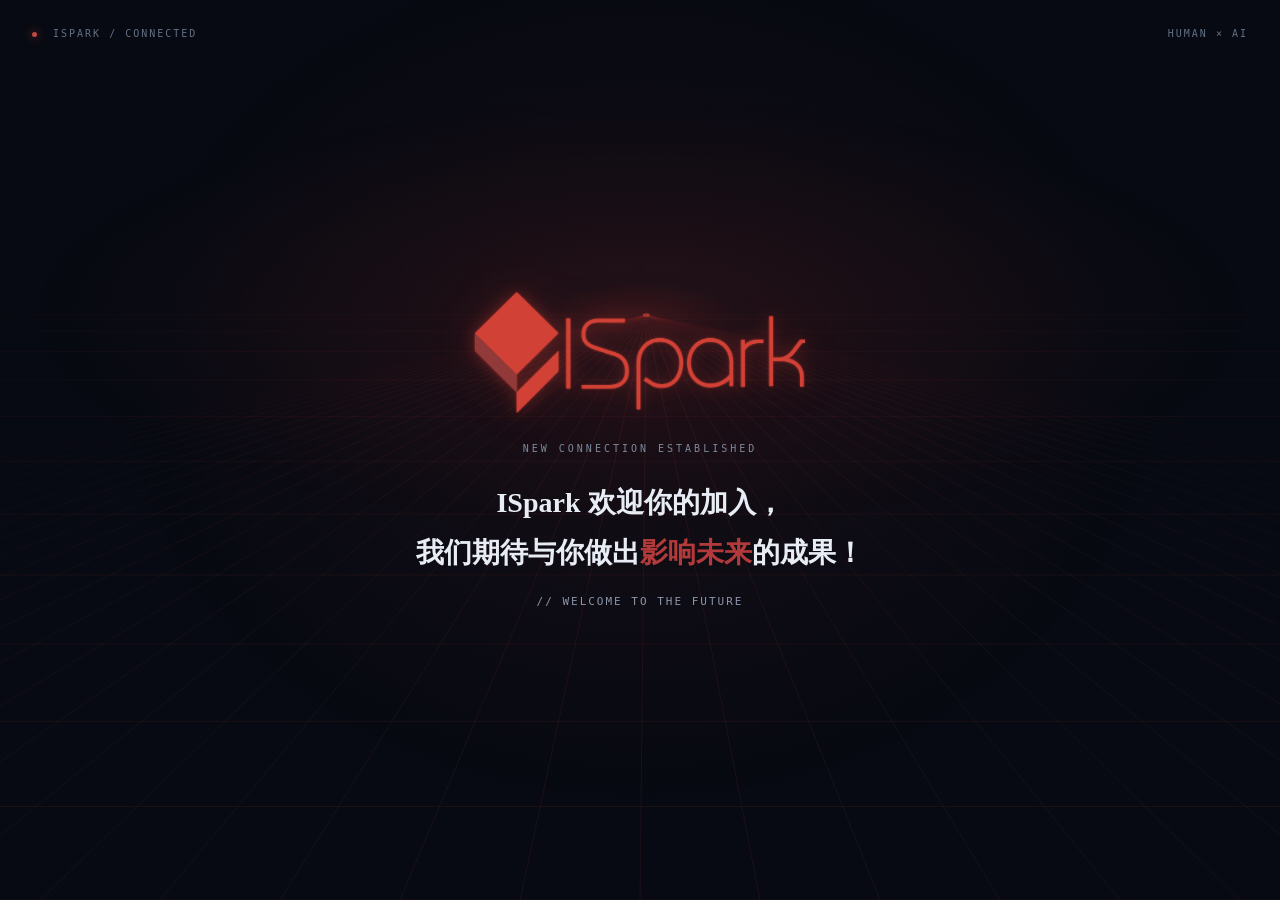
<file: accept.html>
<!DOCTYPE html>
<html lang="zh-CN">
<head>
  <meta charset="UTF-8">
  <meta name="viewport" content="width=device-width,initial-scale=1">
  <title>接受 Offer - ISpark Offer Letter</title>
  <link rel="stylesheet" href="https://miaoda.feishu.cn/fonts/css2?family=Noto+Serif+SC:wght@400;600;700;900&family=Noto+Sans+SC:wght@300;400;500;700&family=JetBrains+Mono:wght@400;500&display=swap">
  <link rel="stylesheet" href="./result-page.css">
  <meta name="description" content="ISpark Offer 接受确认">
  <link rel="stylesheet" href="./accept-effects.css?v=20261015-logo-warp-strong">
</head>
<body class="accept-page">
  <svg width="0" height="0" aria-hidden="true" style="position:absolute;pointer-events:none">
    <defs>
      <filter id="signal-warp" x="-60%" y="-40%" width="220%" height="180%" color-interpolation-filters="sRGB">
        <feTurbulence id="warp-noise" type="turbulence" baseFrequency="0.002 0.09" numOctaves="1" seed="1" result="noise"/>
        <feComponentTransfer in="noise" result="horizontal-noise">
          <feFuncR id="warp-profile" type="identity"/>
          <feFuncG type="linear" slope="0" intercept="0.5"/>
        </feComponentTransfer>
        <feDisplacementMap id="warp-displacement" in="SourceGraphic" in2="horizontal-noise" scale="0" xChannelSelector="R" yChannelSelector="G"/>
      </filter>
    </defs>
  </svg>
  <canvas id="grid-canvas"></canvas>
  <div class="signal-hud" aria-hidden="true"><span><i></i> ISPARK / CONNECTED</span><span>HUMAN × AI</span></div>
  <main class="result-view">
    <div class="logo-signal">
    <img class="brand-logo" src="./assets/ispark-logo.png" alt="ISpark" width="1600" height="586">
    </div>
    <div class="connection-label" aria-hidden="true">NEW CONNECTION ESTABLISHED</div>
    <div class="result-text">ISpark 欢迎你的加入，<br>我们期待与你做出<span class="accent-word">影响未来</span>的成果！</div>
    <div class="result-sub">// WELCOME TO THE FUTURE</div>
  </main>
  <script src="./background.js?v=20261015-clean"></script>
  <script src="./accept-effects.js?v=20261015-logo-warp-strong"></script>
</body>
</html>
</file>
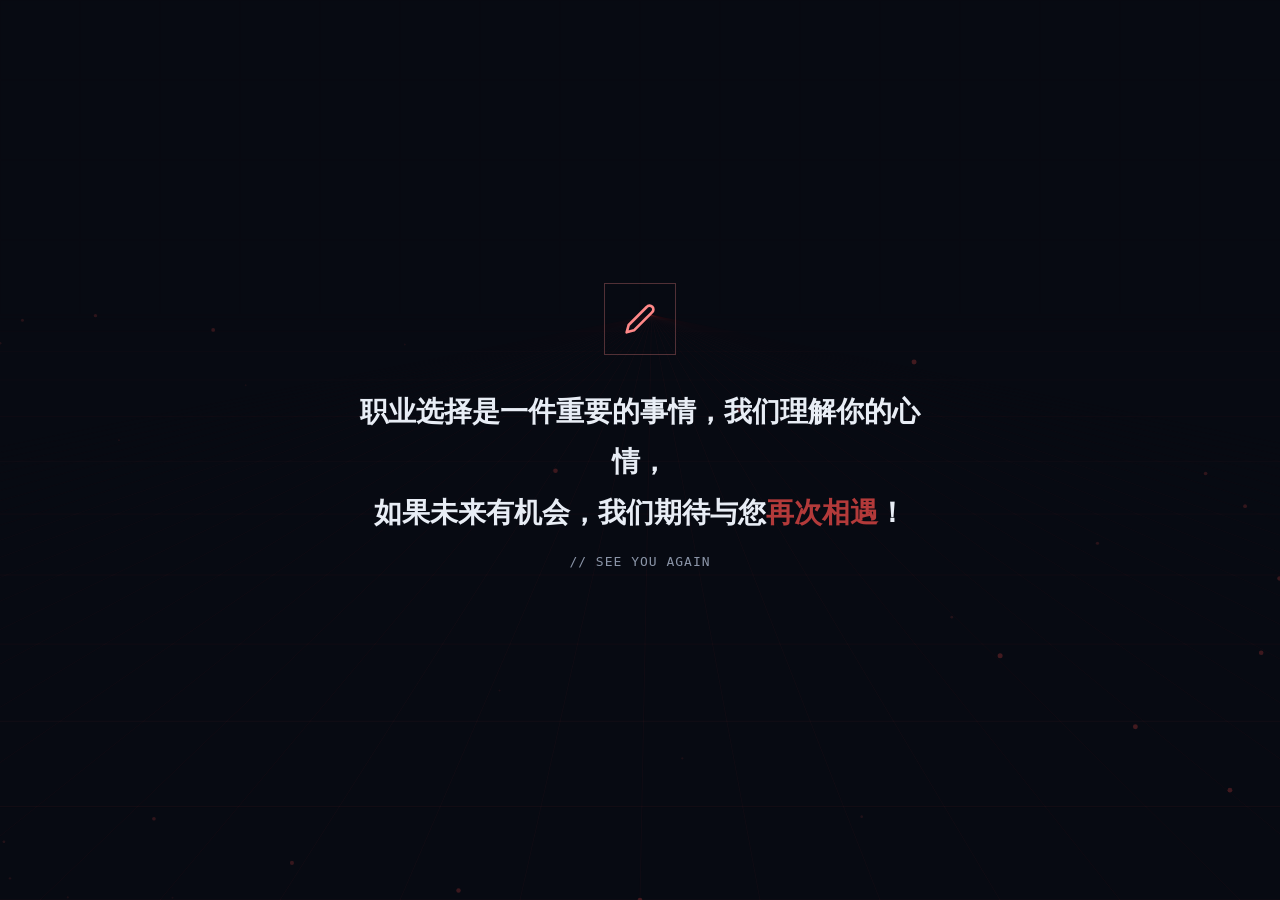
<file: reject.html>
<!DOCTYPE html>
<html lang="zh-CN">
<head>
  <meta charset="UTF-8">
  <meta name="viewport" content="width=device-width,initial-scale=1">
  <title>拒绝 Offer - ISpark Offer Letter</title>
  <link rel="stylesheet" href="https://miaoda.feishu.cn/fonts/css2?family=Noto+Serif+SC:wght@400;600;700;900&family=Noto+Sans+SC:wght@300;400;500;700&family=JetBrains+Mono:wght@400;500&display=swap">
  <link rel="stylesheet" href="./result-page.css">
  <meta name="description" content="ISpark Offer 拒绝确认">
</head>
<body>
  <canvas id="grid-canvas"></canvas>
  <main class="result-view">
    <div class="result-icon reject"><svg viewBox="0 0 24 24" fill="none" stroke-width="2" stroke-linecap="round" stroke-linejoin="round"><path d="M17 3a2.85 2.83 0 1 1 4 4L7.5 20.5 2 22l1.5-5.5Z"></path></svg></div>
    <div class="result-text">职业选择是一件重要的事情，我们理解你的心情，<br>如果未来有机会，我们期待与您<span class="accent-word">再次相遇</span>！</div>
    <div class="result-sub">// SEE YOU AGAIN</div>
  </main>
  <script src="./background.js"></script>
</body>
</html>
</file>
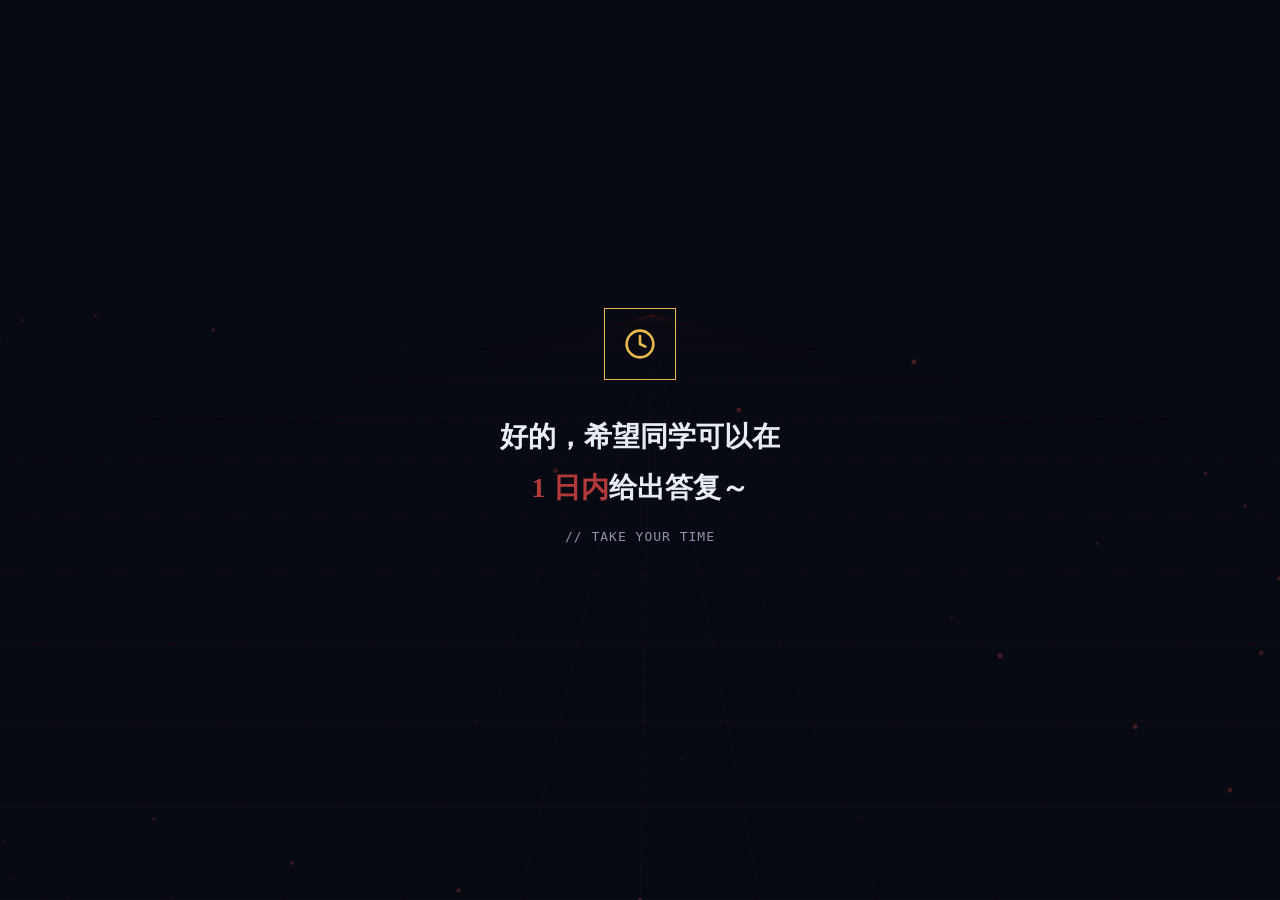
<file: think.html>
<!DOCTYPE html>
<html lang="zh-CN">
<head>
  <meta charset="UTF-8">
  <meta name="viewport" content="width=device-width,initial-scale=1">
  <title>我再想想 - ISpark Offer Letter</title>
  <link rel="stylesheet" href="https://miaoda.feishu.cn/fonts/css2?family=Noto+Serif+SC:wght@400;600;700;900&family=Noto+Sans+SC:wght@300;400;500;700&family=JetBrains+Mono:wght@400;500&display=swap">
  <link rel="stylesheet" href="./result-page.css">
  <meta name="description" content="ISpark Offer 考虑中">
</head>
<body>
  <canvas id="grid-canvas"></canvas>
  <main class="result-view">
    <div class="result-icon think"><svg viewBox="0 0 24 24" fill="none" stroke-width="2" stroke-linecap="round" stroke-linejoin="round"><circle cx="12" cy="12" r="10"></circle><path d="M12 6v6l4 2"></path></svg></div>
    <div class="result-text">好的，希望同学可以在<br><span class="accent-word">1 日内</span>给出答复～</div>
    <div class="result-sub">// TAKE YOUR TIME</div>
  </main>
  <script src="./background.js"></script>
</body>
</html>
</file>
<file: result-page.css>
:root {
  --bg-deep: #070A12;
  --ink: #E8EDF5;
  --ink-dim: #8B95A8;
  --accent: #B33A3A;
  --gold: #E8B84B;
  --line: rgba(179, 58, 58, 0.18);
}

* {
  box-sizing: border-box;
  margin: 0;
  padding: 0;
}

html,
body {
  min-height: 100%;
  overflow-x: hidden;
  background: var(--bg-deep);
  color: var(--ink);
  font-family: 'Noto Sans SC', -apple-system, BlinkMacSystemFont, 'Segoe UI', sans-serif;
}

#grid-canvas {
  position: fixed;
  inset: 0;
  width: 100%;
  height: 100%;
  z-index: 0;
  pointer-events: none;
}

.result-view {
  position: relative;
  z-index: 1;
  min-height: 100vh;
  display: flex;
  flex-direction: column;
  align-items: center;
  justify-content: center;
  text-align: center;
  padding: 48px 24px;
  animation: fadeIn .5s ease;
}

@keyframes fadeIn {
  from {
    opacity: 0;
    transform: translateY(12px);
  }

  to {
    opacity: 1;
    transform: translateY(0);
  }
}

.result-icon {
  width: 72px;
  height: 72px;
  margin-bottom: 32px;
  display: flex;
  align-items: center;
  justify-content: center;
  border: 1px solid var(--line);
}

.result-icon svg {
  width: 32px;
  height: 32px;
}

.result-icon.accept {
  border-color: var(--accent);
}

.result-icon.accept svg {
  stroke: var(--accent);
}

.result-icon.think {
  border-color: var(--gold);
}

.result-icon.think svg {
  stroke: var(--gold);
}

.result-icon.reject {
  border-color: rgba(255, 140, 140, .3);
}

.result-icon.reject svg {
  stroke: #FF8888;
}

.result-text {
  max-width: 560px;
  margin-bottom: 16px;
  color: var(--ink);
  font-family: 'Noto Serif SC', serif;
  font-size: clamp(20px, 3.5vw, 28px);
  font-weight: 600;
  line-height: 1.8;
}

.accent-word {
  color: var(--accent);
}

.result-sub {
  margin-bottom: 48px;
  color: var(--ink-dim);
  font-family: 'JetBrains Mono', monospace;
  font-size: 13px;
  letter-spacing: 1px;
}

.btn-back {
  display: inline-block;
  padding: 12px 36px;
  background: transparent;
  border: 1px solid var(--line);
  color: var(--ink-dim);
  font-family: 'Noto Sans SC', sans-serif;
  font-size: 14px;
  letter-spacing: 1px;
  text-decoration: none;
  transition: all .25s ease;
}

.btn-back:hover {
  border-color: var(--accent);
  color: var(--accent);
}

@media (prefers-reduced-motion: reduce) {
  .result-view,
  .btn-back {
    animation: none;
    transition: none;
  }
}
</file>
<file: accept-effects.css>
.accept-page { background: #070a12; }
.accept-page::before { content: ''; position: fixed; inset: 0; pointer-events: none; background: radial-gradient(ellipse at 50% 42%, rgba(179,58,58,.09), transparent 58%); }
.brand-logo { width: clamp(190px, 28vw, 330px); height: auto; margin-bottom: 30px; filter: drop-shadow(0 0 1px rgba(207,63,51,.7)) drop-shadow(0 0 8px rgba(207,63,51,.35)) drop-shadow(0 0 22px rgba(207,63,51,.16)); }
.connection-label { font: 10px 'JetBrains Mono', monospace; letter-spacing: 3px; color: #7c899b; margin-bottom: 34px; }
.accept-page .result-icon { width: 58px; height: 58px; position: relative; margin-bottom: 24px; background: rgba(179,58,58,.04); box-shadow: 0 0 32px rgba(179,58,58,.08); }
.accept-page .result-icon::after { content: ''; position: absolute; inset: -7px; border: 1px solid rgba(179,58,58,.15); clip-path: polygon(0 0,25% 0,25% 2%,2% 2%,2% 25%,0 25%,0 0,100% 100%,75% 100%,75% 98%,98% 98%,98% 75%,100% 75%,100% 100%); }
.accept-page .result-sub { font-size: 11px; letter-spacing: 2px; margin-bottom: 0; }
.signal-hud { position: fixed; top: 28px; left: 32px; right: 32px; display: flex; justify-content: space-between; z-index: 2; color: #637084; font: 10px 'JetBrains Mono', monospace; letter-spacing: 2px; pointer-events: none; }
.signal-hud i { display: inline-block; width: 5px; height: 5px; background: #be4a44; border-radius: 50%; margin-right: 8px; box-shadow: 0 0 10px #b33a3a; }
#glitch-canvas { position: fixed; inset: 0; width: 100%; height: 100%; z-index: 3; pointer-events: none; }
@media (max-width: 600px) { .signal-hud { top: 22px; left: 20px; right: 20px; font-size: 8px; letter-spacing: 1px; } .connection-label { font-size: 8px; letter-spacing: 2px; } .accept-page .result-view { min-height: 100svh; padding-top: 80px; padding-bottom: 64px; } }
@media (prefers-reduced-motion: reduce) { .accept-page.is-glitching .result-view { animation: none; } #glitch-canvas { display: none; } }

/* Keep the logo anchored while bringing the welcome copy into the removed icon space. */
.accept-page .result-view { transform: translateY(-41px); }
.accept-page .brand-logo { margin-top: 82px; }
.accept-page .connection-label { margin-bottom: 24px; }

.logo-signal { display: flex; flex: 0 0 auto; justify-content: center; }
</file>
